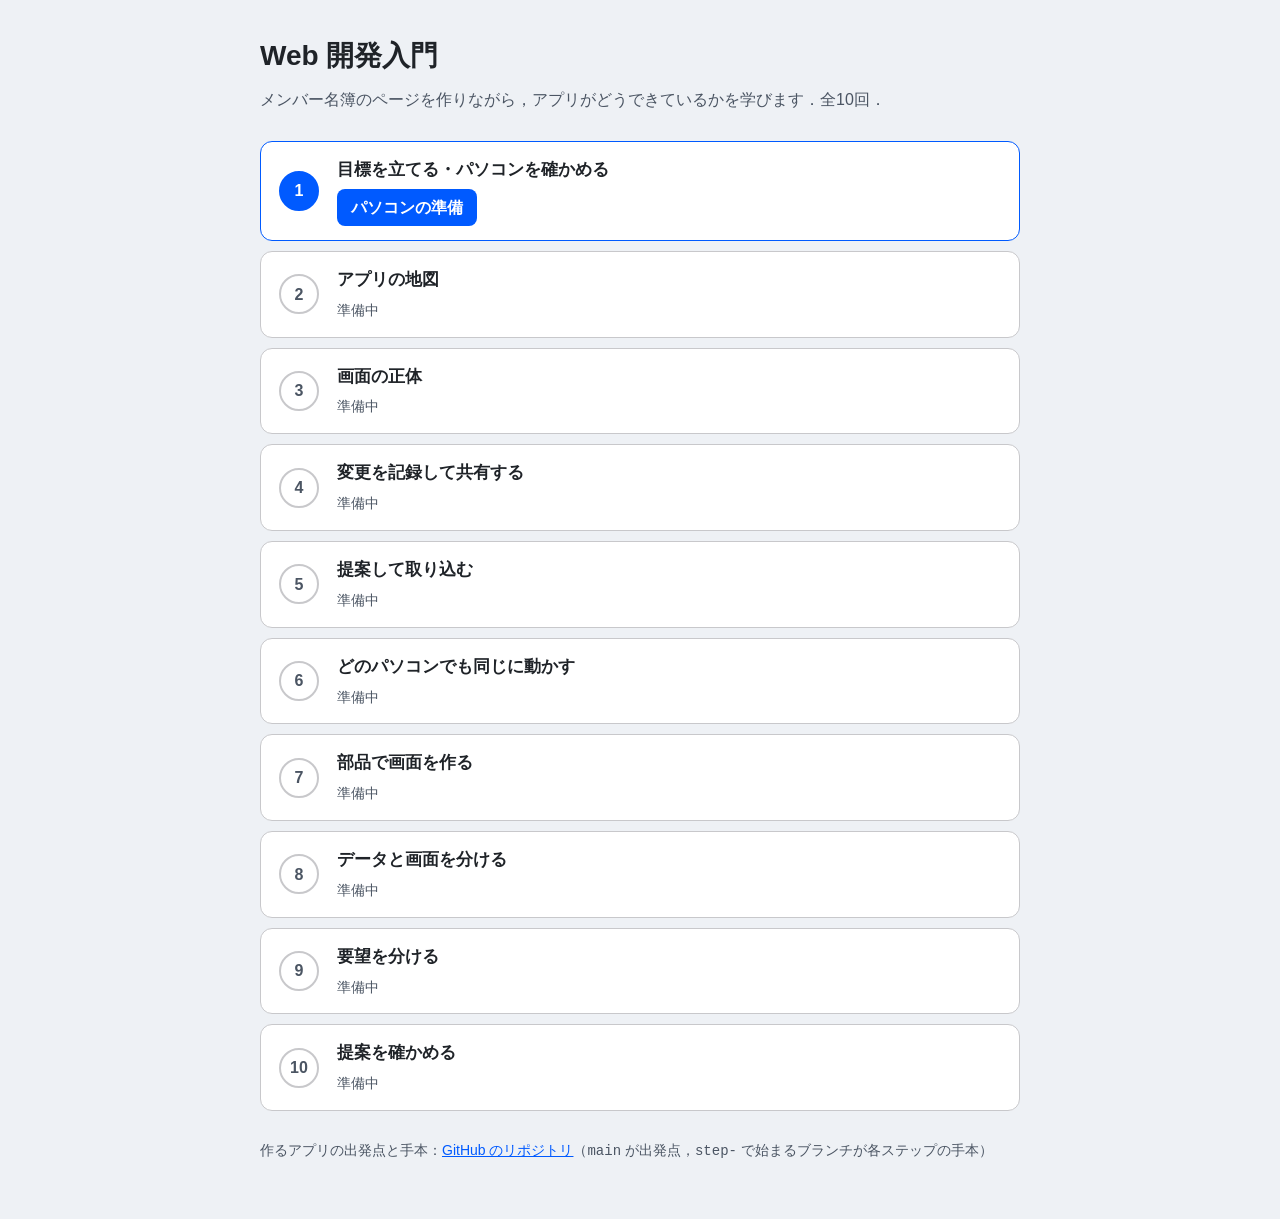
<file: index.html>
<!doctype html>
<html lang="ja">
<head>
<meta charset="utf-8">
<meta name="viewport" content="width=device-width, initial-scale=1">
<title>Web 開発入門</title>
<style>
/* 白地に濃い文字．色はカラーユニバーサルデザイン推奨配色セット ver.4 */
:root{--bg:#EEF1F5;--panel:#FFFFFF;--ink:#1F2328;--sub:#4B5563;--line:#C8C8CB;--ao:#005AFF;--ao-bg:#E8F0FF;
  --sans:"Hiragino Sans","Hiragino Kaku Gothic ProN","BIZ UDPGothic","Yu Gothic UI","Meiryo",sans-serif;color-scheme:light}
*{box-sizing:border-box}
body{margin:0;background:var(--bg);color:var(--ink);font-family:var(--sans);line-height:1.7;padding:32px 16px 56px}
main{max-width:760px;margin:0 auto}
h1{font-size:28px;margin:0 0 6px}
.lead{color:var(--sub);margin:0 0 28px}
ol{list-style:none;margin:0;padding:0;display:grid;gap:10px}
li{background:var(--panel);border:1.5px solid var(--line);border-radius:12px;padding:14px 18px;display:grid;grid-template-columns:44px 1fr;gap:4px 14px;align-items:center}
.no{grid-row:span 2;width:40px;height:40px;border-radius:50%;display:grid;place-items:center;border:2px solid var(--line);color:var(--sub);font-weight:700}
.t{font-weight:700;font-size:17px}
.m{display:flex;flex-wrap:wrap;gap:8px}
.m a{display:inline-block;background:var(--ao);color:#fff;text-decoration:none;font-weight:700;border-radius:8px;padding:5px 14px}
.m a:hover{background:#0047CC}
.m a:focus-visible{outline:3px solid #BE8300;outline-offset:2px}
.m span{color:var(--sub);font-size:14px}
li.ready{border-color:var(--ao)}
li.ready .no{border-color:var(--ao);background:var(--ao);color:#fff}
footer{margin-top:28px;color:var(--sub);font-size:14px}
footer a{color:var(--ao)}
</style>
</head>
<body>
<main>
  <h1>Web 開発入門</h1>
  <p class="lead">メンバー名簿のページを作りながら，アプリがどうできているかを学びます．全10回．</p>
  <ol>
    <li class="ready"><span class="no">1</span><span class="t">目標を立てる・パソコンを確かめる</span><span class="m"><a href="01/pc-setup.html">パソコンの準備</a></span></li>
    <li><span class="no">2</span><span class="t">アプリの地図</span><span class="m"><span>準備中</span></span></li>
    <li><span class="no">3</span><span class="t">画面の正体</span><span class="m"><span>準備中</span></span></li>
    <li><span class="no">4</span><span class="t">変更を記録して共有する</span><span class="m"><span>準備中</span></span></li>
    <li><span class="no">5</span><span class="t">提案して取り込む</span><span class="m"><span>準備中</span></span></li>
    <li><span class="no">6</span><span class="t">どのパソコンでも同じに動かす</span><span class="m"><span>準備中</span></span></li>
    <li><span class="no">7</span><span class="t">部品で画面を作る</span><span class="m"><span>準備中</span></span></li>
    <li><span class="no">8</span><span class="t">データと画面を分ける</span><span class="m"><span>準備中</span></span></li>
    <li><span class="no">9</span><span class="t">要望を分ける</span><span class="m"><span>準備中</span></span></li>
    <li><span class="no">10</span><span class="t">提案を確かめる</span><span class="m"><span>準備中</span></span></li>
  </ol>
  <footer>作るアプリの出発点と手本：<a href="https://github.com/KokiWakatsuki/member-list-tutorial">GitHub のリポジトリ</a>（<code>main</code> が出発点，<code>step-</code> で始まるブランチが各ステップの手本）</footer>
</main>
</body>
</html>
</file>
